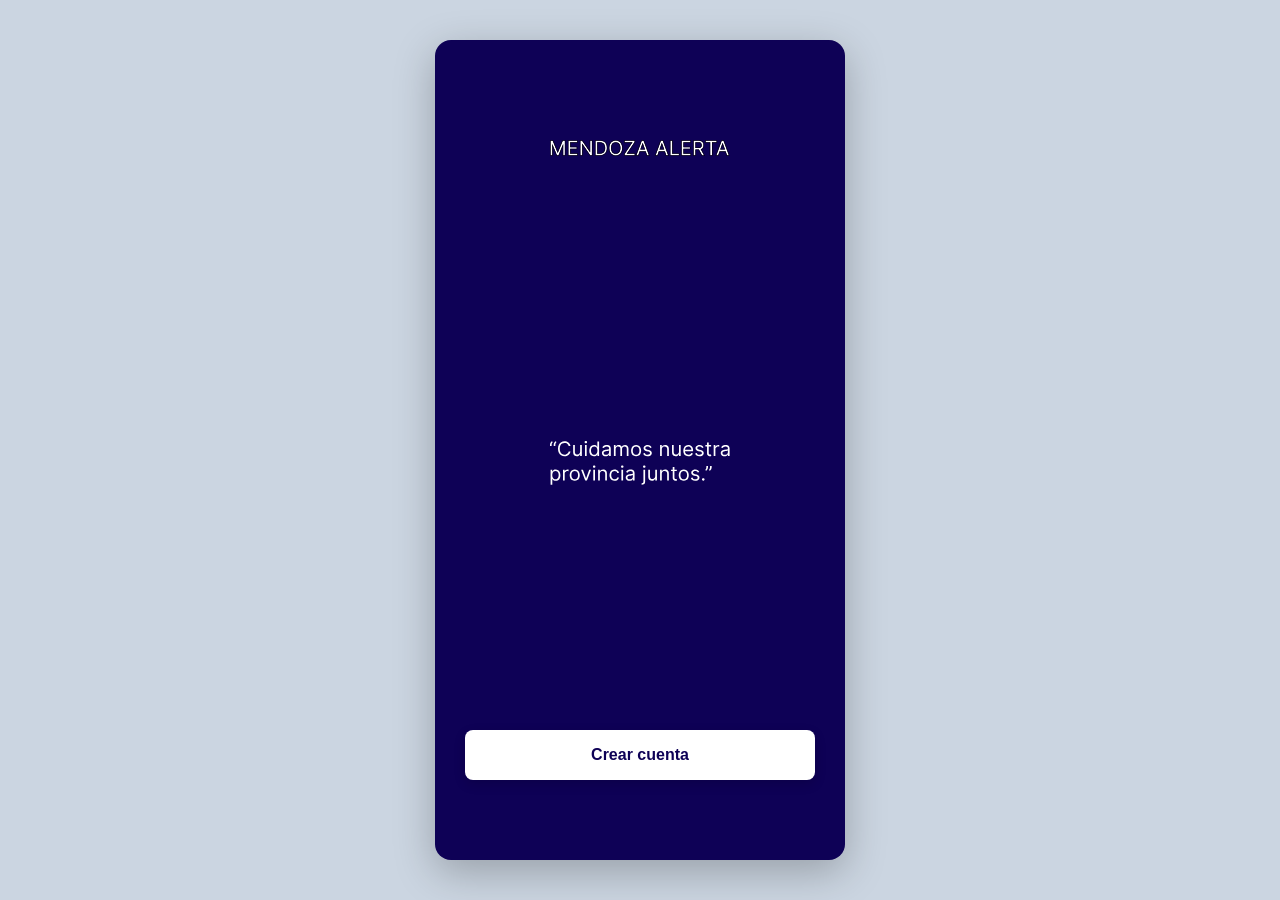
<file: index.html>
<!DOCTYPE html>
<html lang="es">
<head>
    <meta charset="UTF-8">
    <meta name="viewport" content="width=device-width, initial-scale=1.0">
    <title>Mendoza Alerta - Bienvenida</title>
    <link rel="stylesheet" href="style.css">
</head>
<body>
    <div class="app-container-bienvenida">
        <div class="bloque-logo">
            <img src="img/MENDOZA.ALERTA.svg" alt="Mendoza Alerta" class="logo-bienvenida">
        </div>

        <div class="bloque-logo">
            <img src="img/eslogan.svg" alt="frase" class="logo-bienvenida">
        </div>

        <div class="bloque-botones">
            <a href="registro.html" class="btn-crear-cuenta">Crear cuenta</a>
        </div>
    </div>
</body>
</html>
</file>
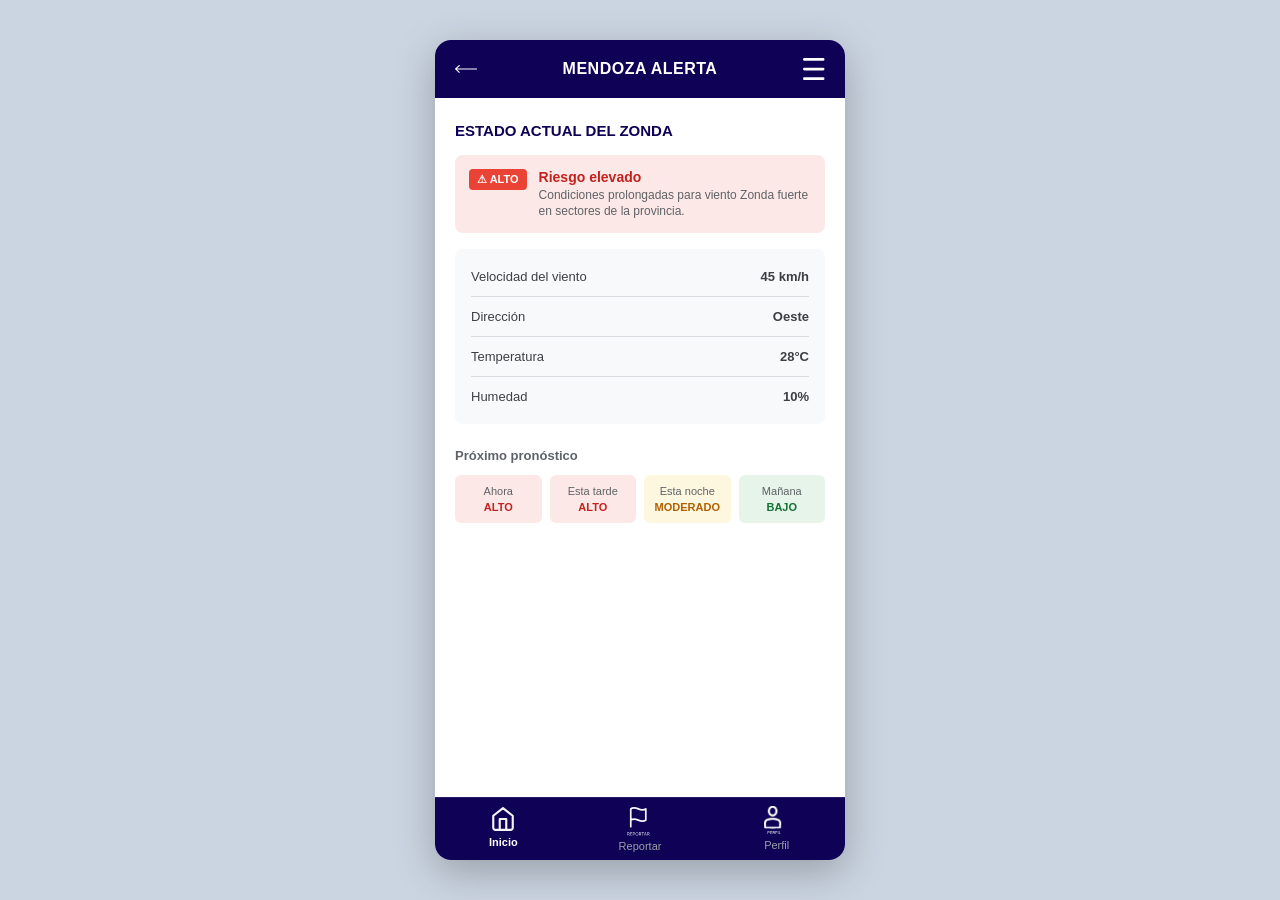
<file: inicio.html>
<!DOCTYPE html>
<html lang="es">
<head>
    <meta charset="UTF-8">
    <meta name="viewport" content="width=device-width, initial-scale=1.0">
    <title>Mendoza Alerta - Detalle Zonda</title>
    <link rel="stylesheet" href="style.css">
</head>
<body>
    <div class="app-container">
        <header class="barra-superior">
            <a href="index.html" class="btn-icono-top">
                <img src="img/flecha.svg" alt="Atrás" width="22">
            </a>
            <h1 class="titulo-nav">MENDOZA ALERTA</h1>
            <button class="btn-icono-top">
                <img src="img/3lineas.svg" alt="Menú" width="22">
            </button>
        </header>

        <main class="contenido-pantalla">
            <div class="contenedor">
                <h2 class="titulo-principal">Estado actual del zonda</h2>
                
                <div class="tarjeta-alerta-roja">
                    <span class="badge-alerta">⚠ ALTO</span>
                    <div class="texto-alerta-roja">
                        <h4>Riesgo elevado</h4>
                        <p>Condiciones prolongadas para viento Zonda fuerte en sectores de la provincia.</p>
                    </div>
                </div>

                <div class="tabla-metricas">
                    <div class="fila-metrica"><span>Velocidad del viento</span><strong>45 km/h</strong></div>
                    <div class="fila-metrica"><span>Dirección</span><strong>Oeste</strong></div>
                    <div class="fila-metrica"><span>Temperatura</span><strong>28°C</strong></div>
                    <div class="fila-metrica"><span>Humedad</span><strong>10%</strong></div>
                </div>

                <h3 class="titulo-secundario">Próximo pronóstico</h3>
                <div class="grilla-horas">
                    <div class="caja-clima rojo"><span>Ahora</span><strong>ALTO</strong></div>
                    <div class="caja-clima rojo"><span>Esta tarde</span><strong>ALTO</strong></div>
                    <div class="caja-clima amarillo"><span>Esta noche</span><strong>MODERADO</strong></div>
                    <div class="caja-clima verde"><span>Mañana</span><strong>BAJO</strong></div>
                </div>
            </div>
        </main>

        <nav class="barra-navegacion">
            <a href="inicio.html" class="item-nav activo">
                <img src="img/inicio.svg" alt="Inicio" width="26">
                <span>Inicio</span>
            </a>
            <a href="reportar.html" class="item-nav">
                <img src="img/reportar banderita.svg" alt="Reportar" width="26">
                <span>Reportar</span>
            </a>
            <a href="perfil.html" class="item-nav">
                <img src="img/perfil personita.svg" alt="Perfil" width="26">
                <span>Perfil</span>
            </a>
        </nav>
    </div>
</body>
</html>
</file>
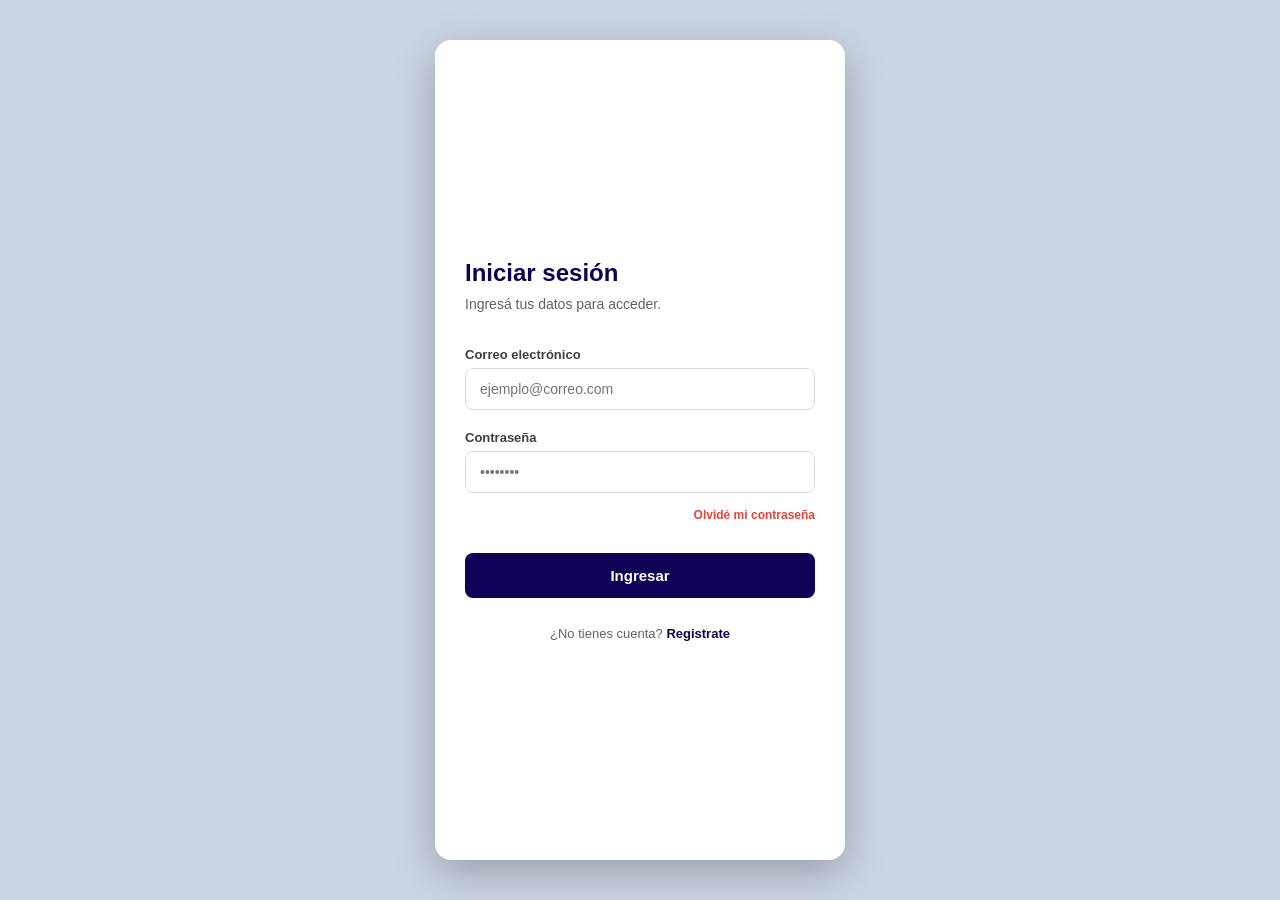
<file: login.html>
<!DOCTYPE html>
<html lang="es">
<head>
    <meta charset="UTF-8">
    <meta name="viewport" content="width=device-width, initial-scale=1.0">
    <title>Mendoza Alerta - Iniciar Sesión</title>
    <link rel="stylesheet" href="style.css">
</head>
<body>
    <div class="app-container-auth">
        <div class="contenedor-auth">
            <h2 class="titulo-auth">Iniciar sesión</h2>
            <p class="subtitulo-auth">Ingresá tus datos para acceder.</p>

            <form class="formulario-auth" action="inicio.html" method="GET">
                <div class="grupo-input">
                    <label>Correo electrónico</label>
                    <input type="email" placeholder="ejemplo@correo.com" required>
                </div>
                <div class="grupo-input">
                    <label>Contraseña</label>
                    <input type="password" placeholder="••••••••" required>
                </div>

                <div class="bloque-olvide">
                    <a href="recuperar.html" class="enlace-olvide">Olvidé mi contraseña</a>
                </div>

                <button type="submit" class="btn-primario-auth">Ingresar</button>
            </form>

            <p class="enlace-cambio-auth">
                ¿No tienes cuenta? <a href="registro.html">Registrate</a>
            </p>
        </div>
    </div>
</body>
</html>
</file>
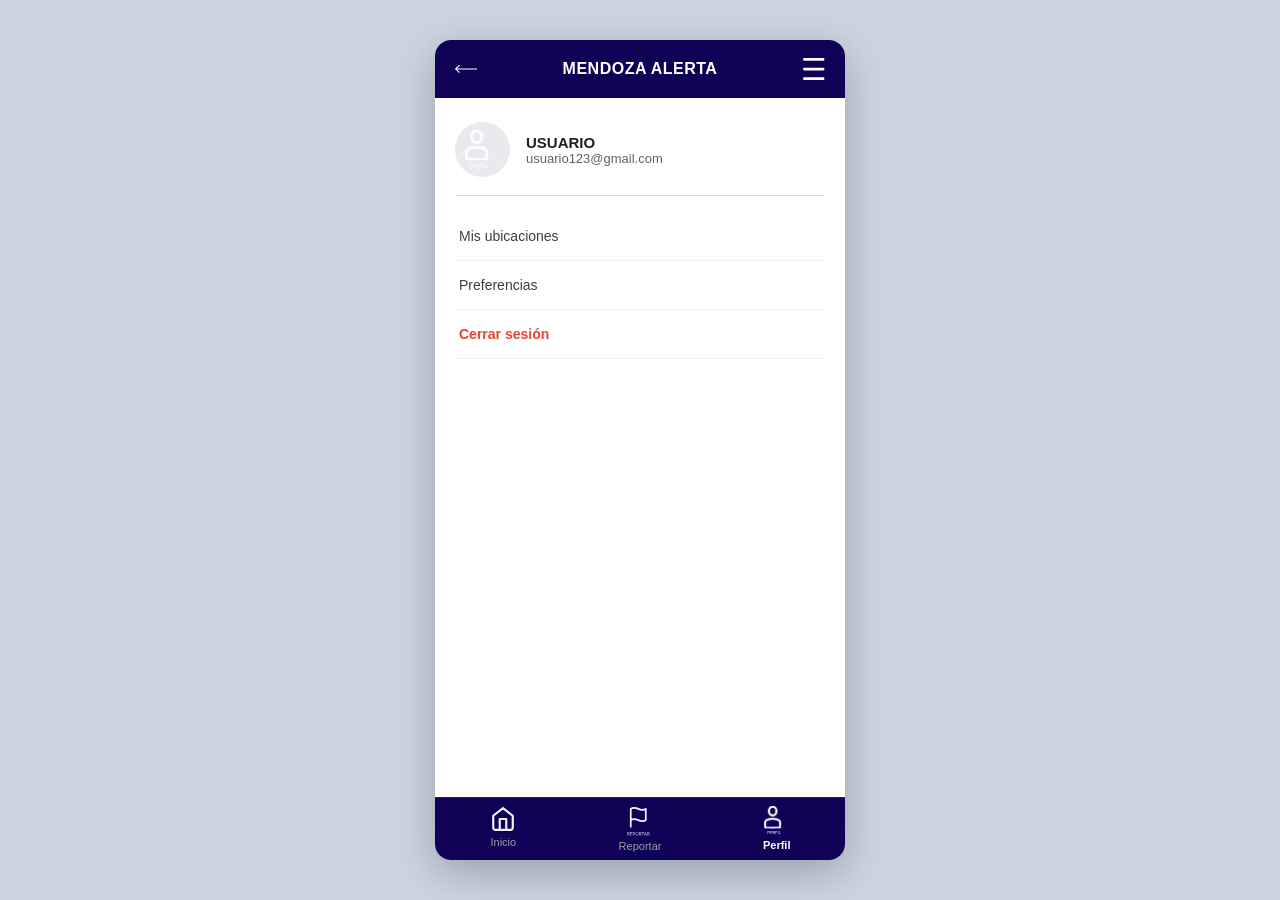
<file: perfil.html>
<!DOCTYPE html>
<html lang="es">
<head>
    <meta charset="UTF-8">
    <meta name="viewport" content="width=device-width, initial-scale=1.0">
    <title>Mendoza Alerta - Perfil</title>
    <link rel="stylesheet" href="style.css">
</head>
<body>
    <div class="app-container">
        <header class="barra-superior">
            <a href="index.html" class="btn-icono-top">
                <img src="img/flecha.svg" alt="Atrás" width="22">
            </a>
            <h1 class="titulo-nav">MENDOZA ALERTA</h1>
            <button class="btn-icono-top">
                <img src="img/3lineas.svg" alt="Menú" width="22">
            </button>
        </header>

        <main class="contenido-pantalla">
            <div class="contenedor-perfil">
                <div class="bloque-cabecera-usuario">
                    <div class="circulo-avatar">
                        <img src="img/perfil personita.svg" alt="Avatar" width="35">
                    </div>
                    <div class="textos-usuario">
                        <h3>USUARIO</h3>
                        <p>usuario123@gmail.com</p>
                    </div>
                </div>

                <nav class="menu-lista-opciones">
                    <a href="#" class="item-opcion-link">Mis ubicaciones</a>
                    <a href="#" class="item-opcion-link">Preferencias</a>
                    <button id="btn-abrir-logout" class="item-opcion-link link-rojo">Cerrar sesión</button>
                </nav>
            </div>
        </main>

        <div id="modal-logout" class="capa-bloqueo" style="display: none;">
            <div class="ventana-alerta-logout">
                <div class="icono-puerta-logout">🚪</div>
                <h3>Cerrar sesión</h3>
                <p>¿Estás seguro que querés cerrar sesión?</p>
                <div class="fila-botones-logout">
                    <button id="btn-confirmar-logout" class="btn-logout-rojo">Cerrar sesión</button>
                    <button id="btn-cancelar-logout" class="btn-logout-gris">Cancelar</button>
                </div>
            </div>
        </div>

        <nav class="barra-navegacion">
            <a href="index.html" class="item-nav">
                <img src="img/inicio.svg" alt="Inicio" width="26">
                <span>Inicio</span>
            </a>
            <a href="reportar.html" class="item-nav">
                <img src="img/reportar banderita.svg" alt="Reportar" width="26">
                <span>Reportar</span>
            </a>
            <a href="perfil.html" class="item-nav activo">
                <img src="img/perfil personita.svg" alt="Perfil" width="26">
                <span>Perfil</span>
            </a>
        </nav>
    </div>

    <script>
        const btnAbrirLogout = document.getElementById('btn-abrir-logout');
        const modalLogout = document.getElementById('modal-logout');
        const btnCancelarLogout = document.getElementById('btn-cancelar-logout');
    
    // === NUEVA LÍNEA: Vincula el botón rojo ===
        const btnConfirmarLogout = document.getElementById('btn-confirmar-logout'); 

    // Abre el cartel de confirmación
        btnAbrirLogout.addEventListener('click', () => {
            modalLogout.style.display = 'flex';
    });

    // Cierra por completo el cartel al hacer clic en Cancelar
        btnCancelarLogout.addEventListener('click', () => {
            modalLogout.style.display = 'none';
    });

    // === NUEVAS LÍNEAS: Hace la redirección al login ===
        btnConfirmarLogout.addEventListener('click', () => {
            window.location.href = 'login.html';
    });
    </script>
</body>
</html>
</file>
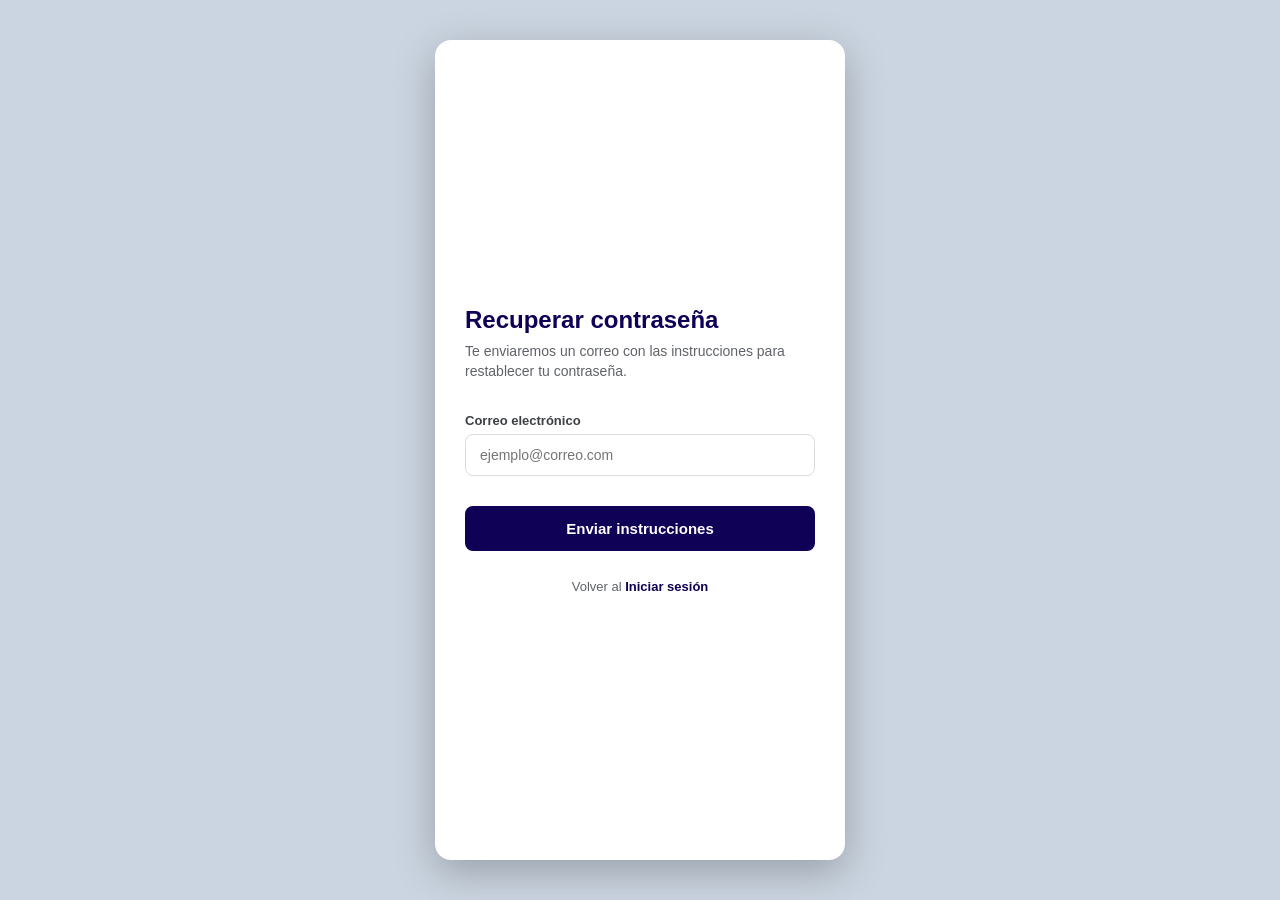
<file: recuperar.html>
<!DOCTYPE html>
<html lang="es">
<head>
    <meta charset="UTF-8">
    <meta name="viewport" content="width=device-width, initial-scale=1.0">
    <title>Mendoza Alerta - Recuperar Contraseña</title>
    <link rel="stylesheet" href="style.css">
</head>
<body>
    <div class="app-container-auth">
        <div class="contenedor-auth">
            <h2 class="titulo-auth">Recuperar contraseña</h2>
            <p class="subtitulo-auth">Te enviaremos un correo con las instrucciones para restablecer tu contraseña.</p>

            <form class="formulario-auth">
                <div class="grupo-input">
                    <label>Correo electrónico</label>
                    <input type="email" placeholder="ejemplo@correo.com" required>
                </div>

                <button type="submit" class="btn-primario-auth">Enviar instrucciones</button>
            </form>

            <p class="enlace-cambio-auth">
                Volver al <a href="login.html">Iniciar sesión</a>
            </p>
        </div>
    </div>
</body>
</html>
</file>
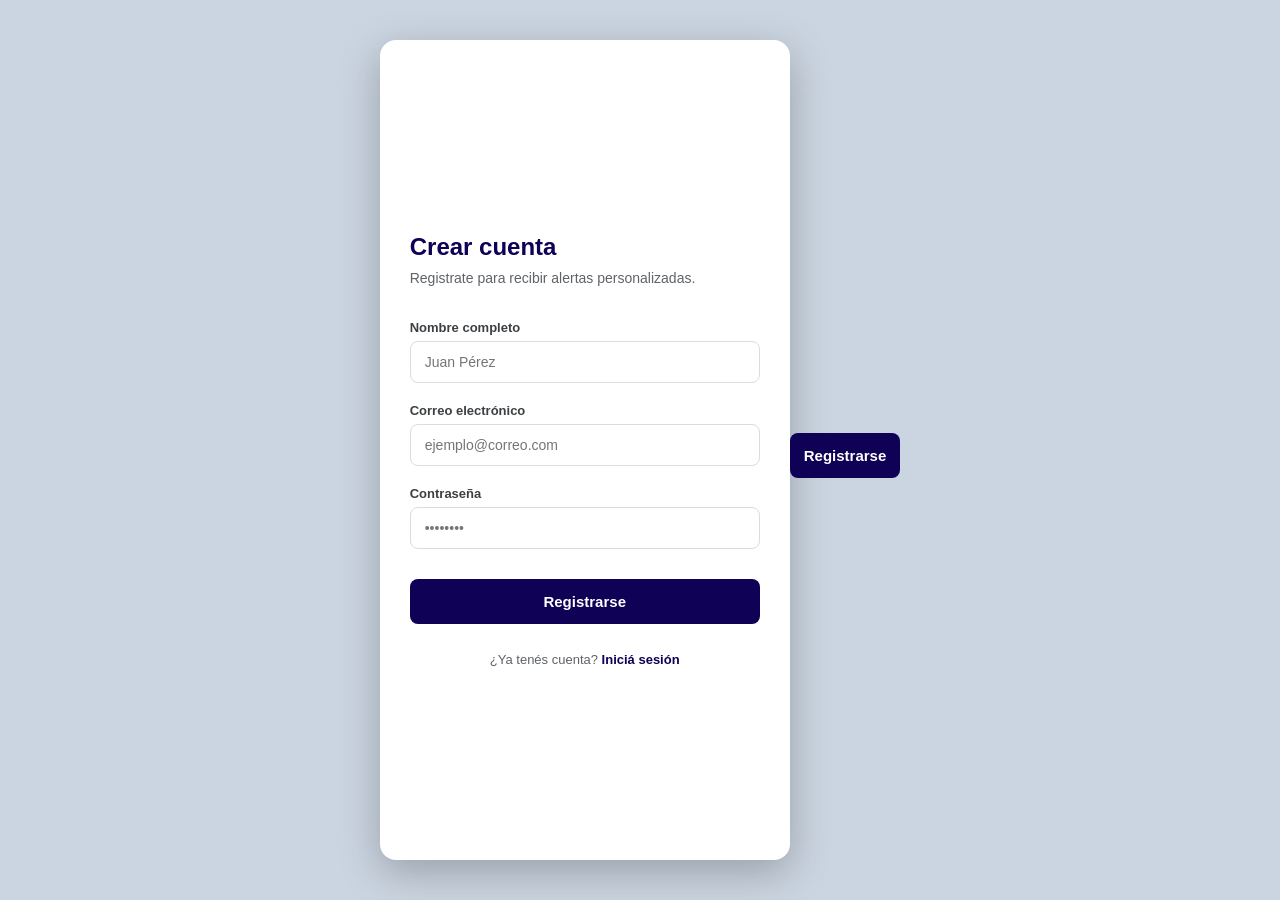
<file: registro.html>
<!DOCTYPE html>
<html lang="es">
<head>
    <meta charset="UTF-8">
    <meta name="viewport" content="width=device-width, initial-scale=1.0">
    <title>Mendoza Alerta - Registro</title>
    <link rel="stylesheet" href="style.css">
</head>
<body>
    <div class="app-container-auth">
        <div class="contenedor-auth">
            <h2 class="titulo-auth">Crear cuenta</h2>
            <p class="subtitulo-auth">Registrate para recibir alertas personalizadas.</p>

            <form class="formulario-auth" action="inicio.html" method="GET">
                <div class="grupo-input">
                    <label>Nombre completo</label>
                    <input type="text" placeholder="Juan Pérez" required>
                </div>
                <div class="grupo-input">
                    <label>Correo electrónico</label>
                    <input type="email" placeholder="ejemplo@correo.com" required>
                </div>
                <div class="grupo-input">
                    <label>Contraseña</label>
                    <input type="password" placeholder="••••••••" required>
                </div>

                <button type="submit" class="btn-primario-auth">Registrarse</button>
            </form>

            <p class="enlace-cambio-auth">
                ¿Ya tenés cuenta? <a href="login.html">Iniciá sesión</a>
            </p>
        </div>
    </div>
    <form class="formulario-auth" action="inicio.html" method="GET">
    <button type="submit" class="btn-primario-auth">Registrarse</button>
</form>
</body>
</html>
</file>
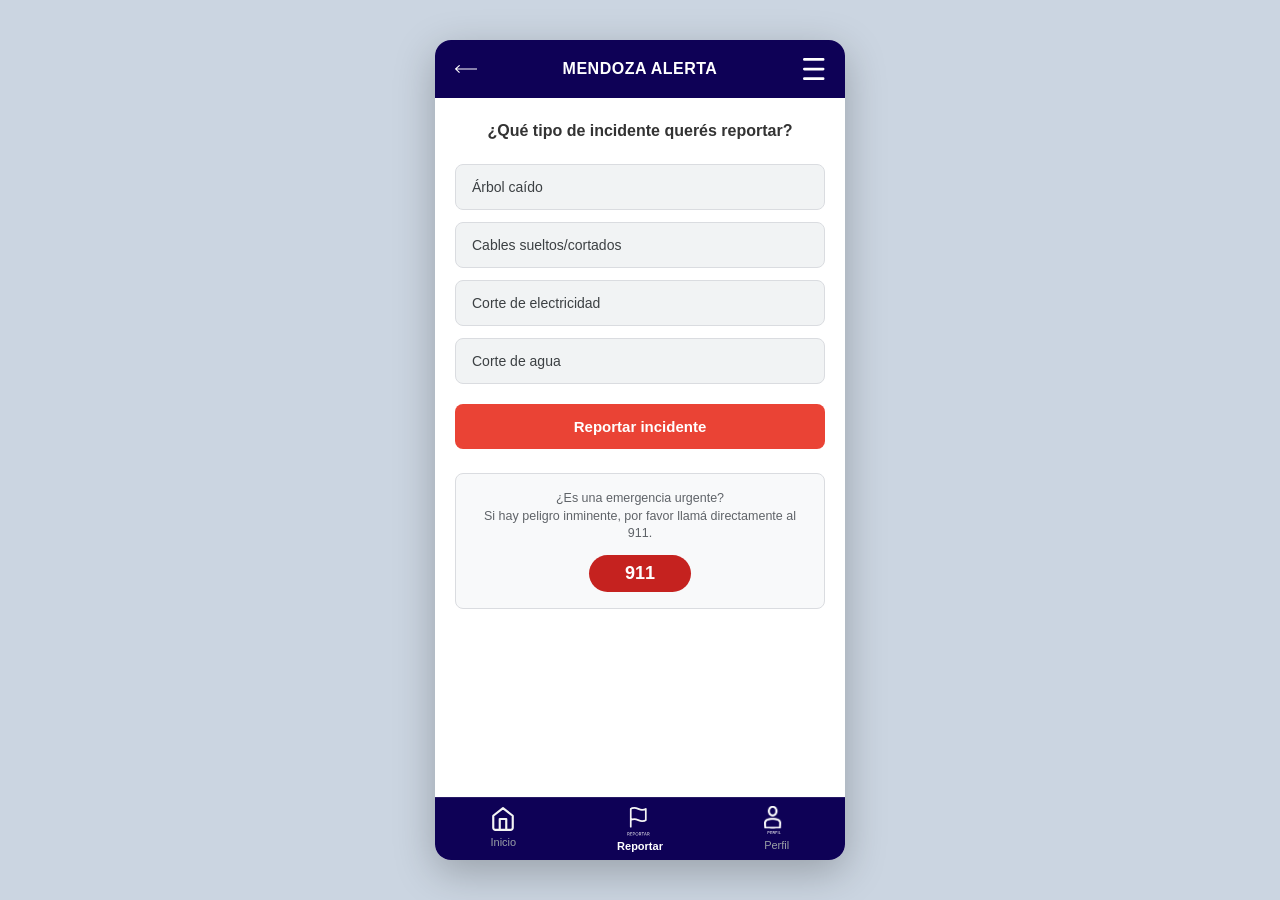
<file: reportar.html>
<!DOCTYPE html>
<html lang="es">
<head>
    <meta charset="UTF-8">
    <meta name="viewport" content="width=device-width, initial-scale=1.0">
    <title>Mendoza Alerta - Reportar</title>
    <link rel="stylesheet" href="style.css">
</head>
<body>
    <div class="app-container">
        <header class="barra-superior">
            <a href="index.html" class="btn-icono-top">
                <img src="img/flecha.svg" alt="Atrás" width="22">
            </a>
            <h1 class="titulo-nav">MENDOZA ALERTA</h1>
            <button class="btn-icono-top">
                <img src="img/3lineas.svg" alt="Menú" width="22">
            </button>
        </header>

        <main class="contenido-pantalla">
            <div class="contenedor">
                <h2 class="titulo-principal central">¿Qué tipo de incidente querés reportar?</h2>
                
                <div class="lista-opciones-reporte">
                    <button class="opcion-item">Árbol caído</button>
                    <button class="opcion-item">Cables sueltos/cortados</button>
                    <button class="opcion-item">Corte de electricidad</button>
                    <button class="opcion-item">Corte de agua</button>
                </div>

                <button id="btn-disparar-reporte" class="btn-enviar-reporte">Reportar incidente</button>

                <div class="recuadro-emergencia">
                    <p>¿Es una emergencia urgente?<br>Si hay peligro inminente, por favor llamá directamente al 911.</p>
                    <button class="btn-911">911</button>
                </div>
            </div>
        </main>

        <div id="modal-exito" class="capa-bloqueo" style="display: none;">
            <div class="ventana-alerta-exito">
                <div class="circulo-tilde">✓</div>
                <h3>REPORTE ENVIADO CON ÉXITO</h3>
                <p>El municipio ya fue notificado de la situación.</p>
                <button id="btn-entendido" class="btn-aceptar-exito">Entendido</button>
            </div>
        </div>

        <nav class="barra-navegacion">
            <a href="index.html" class="item-nav">
                <img src="img/inicio.svg" alt="Inicio" width="26">
                <span>Inicio</span>
            </a>
            <a href="reportar.html" class="item-nav activo">
                <img src="img/reportar banderita.svg" alt="Reportar" width="26">
                <span>Reportar</span>
            </a>
            <a href="perfil.html" class="item-nav">
                <img src="img/perfil personita.svg" alt="Perfil" width="26">
                <span>Perfil</span>
            </a>
        </nav>
    </div>

    <script>
        const btnReportar = document.getElementById('btn-disparar-reporte');
        const modalExito = document.getElementById('modal-exito');
        const btnEntendido = document.getElementById('btn-entendido');

        // Muestra el cartel de éxito al hacer clic en reportar
        btnReportar.addEventListener('click', () => {
            modalExito.style.display = 'flex';
        });

        // Oculta por completo el cartel al hacer clic en Entendido
        btnEntendido.addEventListener('click', () => {
            modalExito.style.display = 'none';
        });
    </script>
</body>
</html>
</file>
<file: style.css>
/* ==========================================================================
   1. RESET GENERAL Y ESTILOS DE BASE
   ========================================================================== */
* {
    margin: 0;
    padding: 0;
    box-sizing: border-box;
    font-family: -apple-system, BlinkMacSystemFont, "Segoe UI", Roboto, sans-serif;
    text-decoration: none;
}

body {
    background-color: #cbd5e1; /* Fondo gris para resaltar el celular en la compu */
    min-height: 100vh;
    display: flex;
    justify-content: center;
    align-items: center;
    padding: 20px 0;
}

/* ==========================================================================
   2. CONTENEDOR MÓVIL (ESTILO FIJO DE CELULAR PARA LA COMPU)
   ========================================================================== */
.app-container {
    width: 100%;
    max-width: 410px;
    height: 820px;
    background-color: #ffffff;
    display: flex;
    flex-direction: column;
    box-shadow: 0 12px 40px rgba(0, 0, 0, 0.25);
    border-radius: 16px;
    overflow: hidden;
    position: relative;
}

/* ==========================================================================
   3. COMPONENTES COMUNES (ENCABEZADO Y NAVEGACIÓN)
   ========================================================================== */
.barra-superior {
    background-color: #0e0156; /* Azul Oscuro de Mendoza Alerta */
    color: #ffffff;
    display: flex;
    justify-content: space-between;
    align-items: center;
    padding: 18px 20px;
}

.titulo-nav {
    font-size: 16px;
    font-weight: 700;
    letter-spacing: 0.5px;
}

.btn-icono-top {
    background: none;
    border: none;
    cursor: pointer;
    display: flex;
    align-items: center;
}

.contenido-pantalla {
    padding: 24px 20px;
    flex-grow: 1;
    overflow-y: auto; /* Activa scroll si el contenido supera el alto del celu */
}

.contenedor {
    width: 100%;
    display: flex;
    flex-direction: column;
}

.titulo-principal {
    font-size: 15px;
    color: #0e0156;
    font-weight: 800;
    text-transform: uppercase;
    margin-bottom: 16px;
}

.titulo-principal.central {
    text-align: center;
    font-weight: 600;
    color: #333333;
    text-transform: none;
    font-size: 16px;
    margin-bottom: 24px;
}

/* Barra de Navegación Inferior */
.barra-navegacion {
    background-color: #0e0156;
    display: flex;
    justify-content: space-around;
    padding: 8px 0;
    margin-top: auto;
    border-top: 1px solid rgba(255,255,255,0.1);
}

.item-nav {
    background: none;
    border: none;
    color: #9aa0a6;
    display: flex;
    flex-direction: column;
    align-items: center;
    font-size: 11px;
    gap: 4px;
    cursor: pointer;
    flex: 1;
}

.item-nav.activo {
    color: #ffffff;
    font-weight: bold;
}

/* ==========================================================================
   4. PANTALLA: ALERTA GENERAL (altamontana.html)
   ========================================================================== */
/* --- COMPONENTE DE LA PANTALLA DE BIENVENIDA (index.html) --- */

.app-container-bienvenida {
    width: 100%;
    max-width: 410px;
    height: 820px;
    background-color: #0e0156; /* Fondo azul completo */
    display: flex;
    flex-direction: column;
    justify-content: space-between;
    align-items: center;
    padding: 60px 30px;
    box-shadow: 0 12px 40px rgba(0, 0, 0, 0.25);
    border-radius: 16px;
    overflow: hidden;
    text-align: center;
    position: relative;
}

/* Contenedor del Logo */
.bloque-logo {
    margin-top: 40px;
    display: flex;
    justify-content: center;
    align-items: center;
    width: 100%;
}

.logo-bienvenida {
    width: 180px;
    height: auto;
    object-fit: contain;
}

/* Frase Central */
.frase-bienvenida {
    color: #ffffff;
    font-size: 16px;
    line-height: 1.5;
    font-weight: 400;
    max-width: 280px;
    margin: 0 auto;
    opacity: 0.95;
}

/* Botón "Crear cuenta" */
.bloque-botones {
    width: 100%;
    margin-bottom: 20px;
}

.btn-crear-cuenta {
    display: block;
    width: 100%;
    background-color: #ffffff;
    color: #0e0156;
    padding: 16px;
    border-radius: 8px;
    font-size: 16px;
    font-weight: 700;
    text-align: center;
    box-shadow: 0 4px 12px rgba(0, 0, 0, 0.15);
    transition: background-color 0.2s, transform 0.1s;
}

.btn-crear-cuenta:hover {
    background-color: #f1f3f4;
}

.btn-crear-cuenta:active {
    transform: scale(0.98);
}

/* --- ESTILOS PARA LAS PANTALLAS DE AUTENTICACIÓN (Registro, Login, Recuperar) --- */

.app-container-auth {
    width: 100%;
    max-width: 410px;
    height: 820px;
    background-color: #ffffff;
    display: flex;
    flex-direction: column;
    justify-content: center;
    padding: 40px 30px;
    box-shadow: 0 12px 40px rgba(0, 0, 0, 0.25);
    border-radius: 16px;
    overflow: hidden;
}

.contenedor-auth {
    width: 100%;
}

.titulo-auth {
    font-size: 24px;
    color: #0e0156;
    font-weight: 700;
    margin-bottom: 8px;
}

.subtitulo-auth {
    font-size: 14px;
    color: #5f6368;
    margin-bottom: 32px;
    line-height: 1.4;
}

.formulario-auth {
    display: flex;
    flex-direction: column;
    gap: 20px;
}

.grupo-input {
    display: flex;
    flex-direction: column;
    gap: 6px;
}

.grupo-input label {
    font-size: 13px;
    color: #3c4043;
    font-weight: 600;
}

.grupo-input input {
    width: 100%;
    padding: 12px 14px;
    border: 1px solid #dadce0;
    border-radius: 8px;
    font-size: 14px;
    color: #202124;
    outline: none;
    transition: border-color 0.2s;
}

.grupo-input input:focus {
    border-color: #0e0156;
}

.bloque-olvide {
    text-align: right;
    margin-top: -8px;
}

.enlace-olvide {
    font-size: 12px;
    color: #ea4335;
    font-weight: 600;
}

.btn-primario-auth {
    width: 100%;
    background-color: #0e0156;
    color: #ffffff;
    padding: 14px;
    border: none;
    border-radius: 8px;
    font-size: 15px;
    font-weight: 700;
    cursor: pointer;
    margin-top: 10px;
    transition: background-color 0.2s;
}

.btn-primario-auth:hover {
    background-color: #0b0140;
}

.enlace-cambio-auth {
    text-align: center;
    font-size: 13px;
    color: #5f6368;
    margin-top: 28px;
}

.enlace-cambio-auth a {
    color: #0e0156;
    font-weight: 700;
}

.enlace-cambio-auth a:hover {
    text-decoration: underline;
}


/* ==========================================================================
   5. PANTALLA: DETALLE DEL ZONDA (index.html)
   ========================================================================== */
.tarjeta-alerta-roja {
    background-color: #fce8e6;
    border-radius: 8px;
    display: flex;
    gap: 12px;
    padding: 14px;
    margin-bottom: 16px;
    align-items: flex-start;
}

.badge-alerta {
    background-color: #ea4335;
    color: white;
    font-weight: bold;
    font-size: 11px;
    padding: 4px 8px;
    border-radius: 4px;
    white-space: nowrap;
}

.texto-alerta-roja h4 {
    color: #c5221f;
    font-size: 14px;
    margin-bottom: 3px;
}

.texto-alerta-roja p {
    color: #5f6368;
    font-size: 12px;
    line-height: 1.3;
}

.tabla-metricas {
    background-color: #f8f9fa;
    border-radius: 8px;
    padding: 8px 16px;
    margin-bottom: 24px;
}

.fila-metrica {
    display: flex;
    justify-content: space-between;
    padding: 12px 0;
    border-bottom: 1px solid #dadce0;
    font-size: 13px;
    color: #3c4043;
}

.fila-metrica:last-child {
    border-bottom: none;
}

.titulo-secundario {
    font-size: 13px;
    color: #5f6368;
    margin-bottom: 12px;
}

.grilla-horas {
    display: grid;
    grid-template-columns: repeat(4, 1fr);
    gap: 8px;
}

.caja-clima {
    display: flex;
    flex-direction: column;
    align-items: center;
    padding: 10px 4px;
    border-radius: 6px;
    font-size: 11px;
    text-align: center;
    gap: 4px;
}

.caja-clima span { color: #5f6368; }
.caja-clima.rojo { background-color: #fce8e6; color: #c5221f; }
.caja-clima.amarillo { background-color: #fef7e0; color: #b06000; }
.caja-clima.verde { background-color: #e6f4ea; color: #137333; }

/* ==========================================================================
   6. PANTALLA: REPORTAR INCIDENTE (reportar.html)
   ========================================================================== */
.lista-opciones-reporte {
    display: flex;
    flex-direction: column;
    gap: 12px;
    margin-bottom: 20px;
}

.opcion-item {
    background-color: #f1f3f4;
    border: 1px solid #dadce0;
    color: #3c4043;
    padding: 14px 16px;
    border-radius: 8px;
    font-size: 14px;
    text-align: left;
    cursor: pointer;
    transition: background-color 0.2s;
}

.opcion-item:hover {
    background-color: #e8eaed;
}

.btn-enviar-reporte {
    background-color: #ea4335;
    color: white;
    border: none;
    padding: 14px;
    border-radius: 8px;
    font-size: 15px;
    font-weight: bold;
    cursor: pointer;
    text-align: center;
    margin-bottom: 24px;
    transition: background-color 0.2s;
}

.btn-enviar-reporte:hover {
    background-color: #d93025;
}

.recuadro-emergencia {
    background-color: #f8f9fa;
    border: 1px solid #dadce0;
    border-radius: 8px;
    padding: 16px;
    text-align: center;
}

.recuadro-emergencia p {
    font-size: 12.5px;
    color: #5f6368;
    margin-bottom: 12px;
    line-height: 1.4;
}

.btn-911 {
    background-color: #c5221f;
    color: white;
    border: none;
    padding: 8px 36px;
    font-size: 18px;
    font-weight: bold;
    border-radius: 20px;
    cursor: pointer;
}

/* ==========================================================================
   7. PANTALLA: PERFIL DE USUARIO (perfil.html)
   ========================================================================== */
.contenedor-perfil {
    width: 100%;
}

.bloque-cabecera-usuario {
    display: flex;
    align-items: center;
    gap: 16px;
    padding-bottom: 18px;
    border-bottom: 1px solid #dadce0;
    margin-bottom: 16px;
}

.circulo-avatar {
    background-color: #e8eaed;
    width: 55px;
    height: 55px;
    border-radius: 50%;
    display: flex;
    justify-content: center;
    align-items: center;
}

.textos-usuario h3 {
    font-size: 15px;
    color: #202124;
}

.textos-usuario p {
    font-size: 13px;
    color: #5f6368;
}

.menu-lista-opciones {
    display: flex;
    flex-direction: column;
}

.item-opcion-link {
    background: none;
    border: none;
    border-bottom: 1px solid #f1f3f4;
    padding: 16px 4px;
    color: #3c4043;
    font-size: 14px;
    text-align: left;
    cursor: pointer;
    width: 100%;
}

.item-opcion-link.link-rojo {
    color: #ea4335;
    font-weight: bold;
}

/* ==========================================================================
   8. CAPAS DE BLOQUEO Y MODALES (CARTELES DE ÉXITO Y CANCELACIÓN)
   ========================================================================== */
.capa-bloqueo {
    position: absolute;
    top: 0;
    left: 0;
    width: 100%;
    height: 100%;
    background-color: rgba(0, 0, 0, 0.5); /* Sombra transparente de fondo */
    justify-content: center;              /* Centra el cartel horizontalmente */
    align-items: center;                  /* Centra el cartel verticalmente */
    padding: 20px;
    z-index: 10;
}

/* Modal Éxito (Reportar) */
.ventana-alerta-exito {
    background-color: #ffffff;
    border-radius: 12px;
    width: 100%;
    max-width: 320px;
    padding: 24px;
    text-align: center;
    box-shadow: 0 4px 20px rgba(0,0,0,0.2);
}

.circulo-tilde {
    width: 50px;
    height: 50px;
    background-color: #e6f4ea;
    color: #137333;
    font-size: 24px;
    font-weight: bold;
    display: flex;
    justify-content: center;
    align-items: center;
    border-radius: 50%;
    margin: 0 auto 16px auto;
}

.ventana-alerta-exito h3 {
    font-size: 14px;
    color: #137333;
    margin-bottom: 8px;
    letter-spacing: 0.5px;
}

.ventana-alerta-exito p {
    font-size: 13px;
    color: #5f6368;
    margin-bottom: 20px;
}

.btn-aceptar-exito {
    background-color: #137333;
    color: white;
    border: none;
    width: 100%;
    padding: 10px;
    border-radius: 6px;
    font-weight: bold;
    cursor: pointer;
}

/* Modal Logout (Perfil) */
.ventana-alerta-logout {
    background-color: #ffffff;
    border-radius: 12px;
    width: 100%;
    max-width: 320px;
    padding: 24px;
    text-align: center;
    box-shadow: 0 4px 20px rgba(0,0,0,0.2);
}

.icono-puerta-logout {
    font-size: 32px;
    margin-bottom: 10px;
}

.ventana-alerta-logout h3 {
    font-size: 16px;
    color: #202124;
    margin-bottom: 6px;
}

.ventana-alerta-logout p {
    font-size: 13px;
    color: #5f6368;
    margin-bottom: 20px;
}

.fila-botones-logout {
    display: flex;
    gap: 10px;
}

.btn-logout-rojo {
    background-color: #ea4335;
    color: white;
    border: none;
    flex: 1;
    padding: 10px;
    border-radius: 6px;
    font-weight: bold;
    cursor: pointer;
}

.btn-logout-gris {
    background-color: #f1f3f4;
    color: #3c4043;
    border: 1px solid #dadce0;
    flex: 1;
    padding: 10px;
    border-radius: 6px;
    font-weight: bold;
    cursor: pointer;
}
</file>
